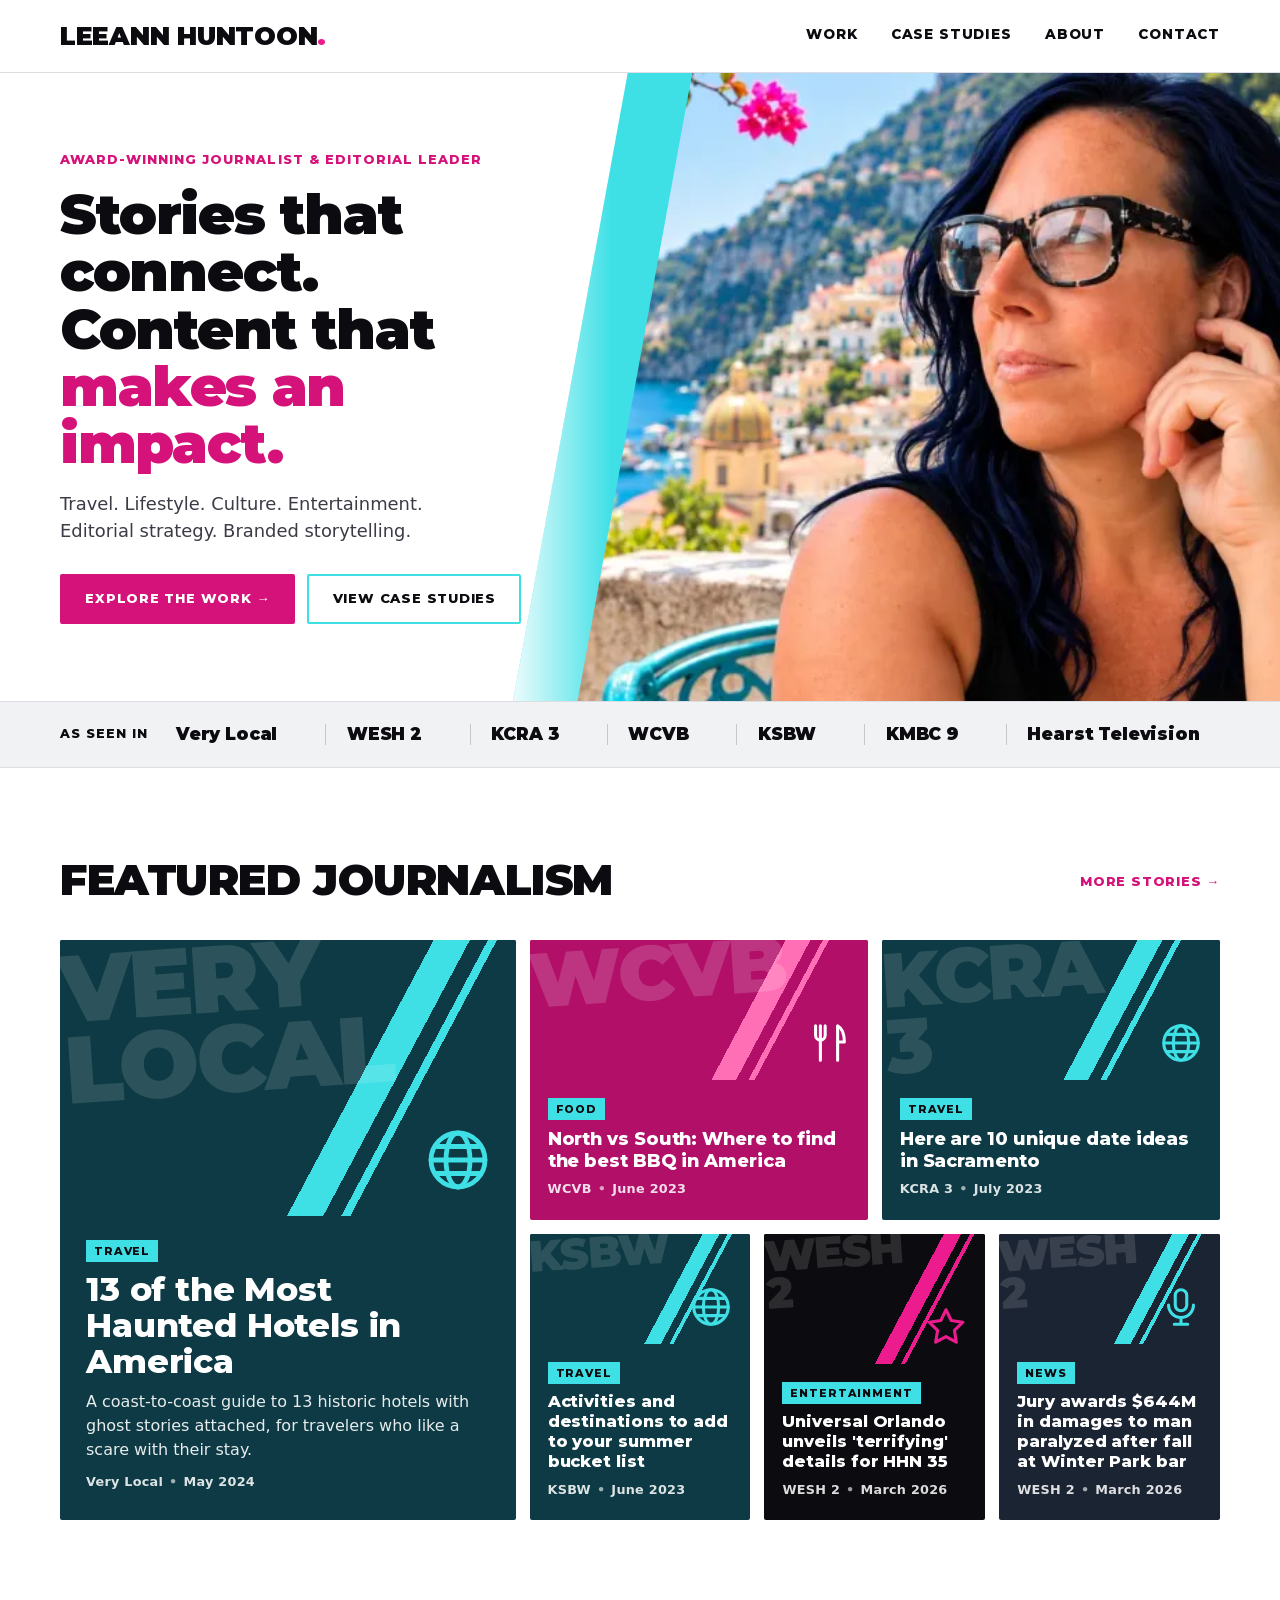
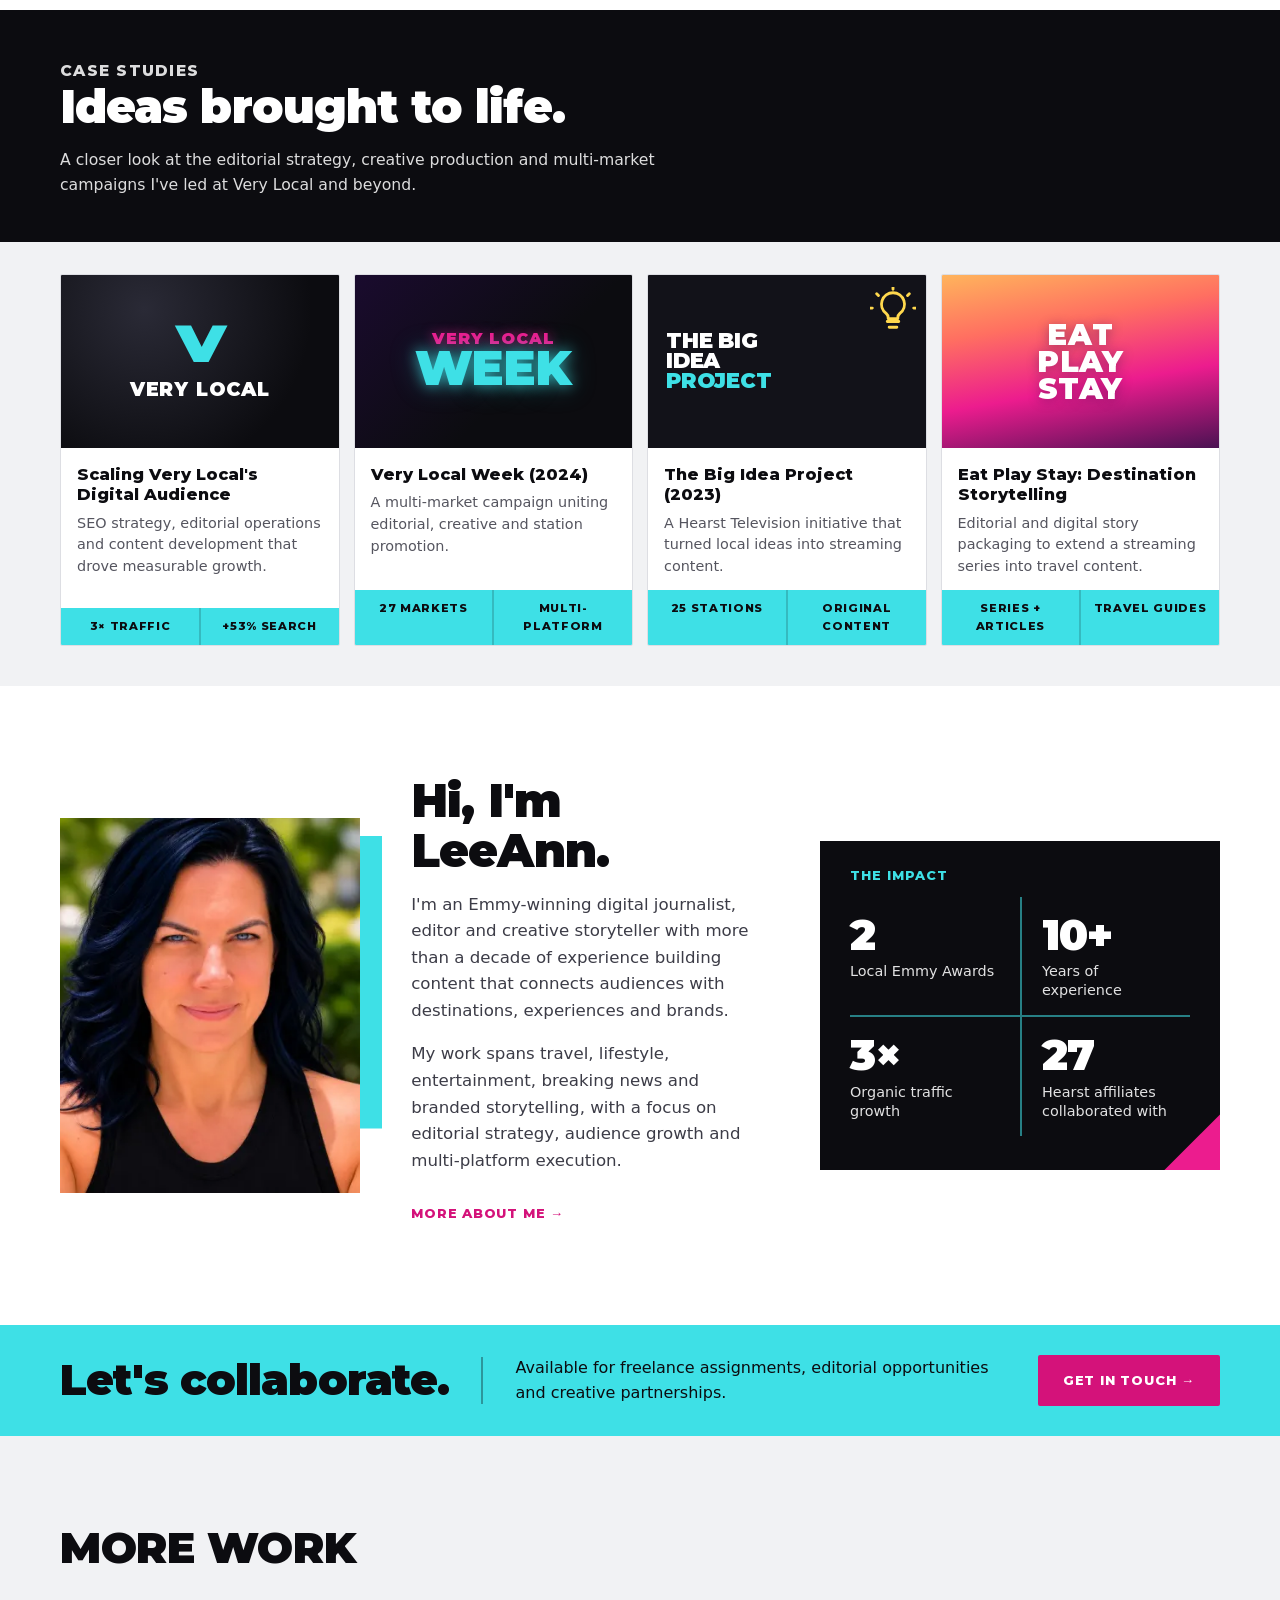
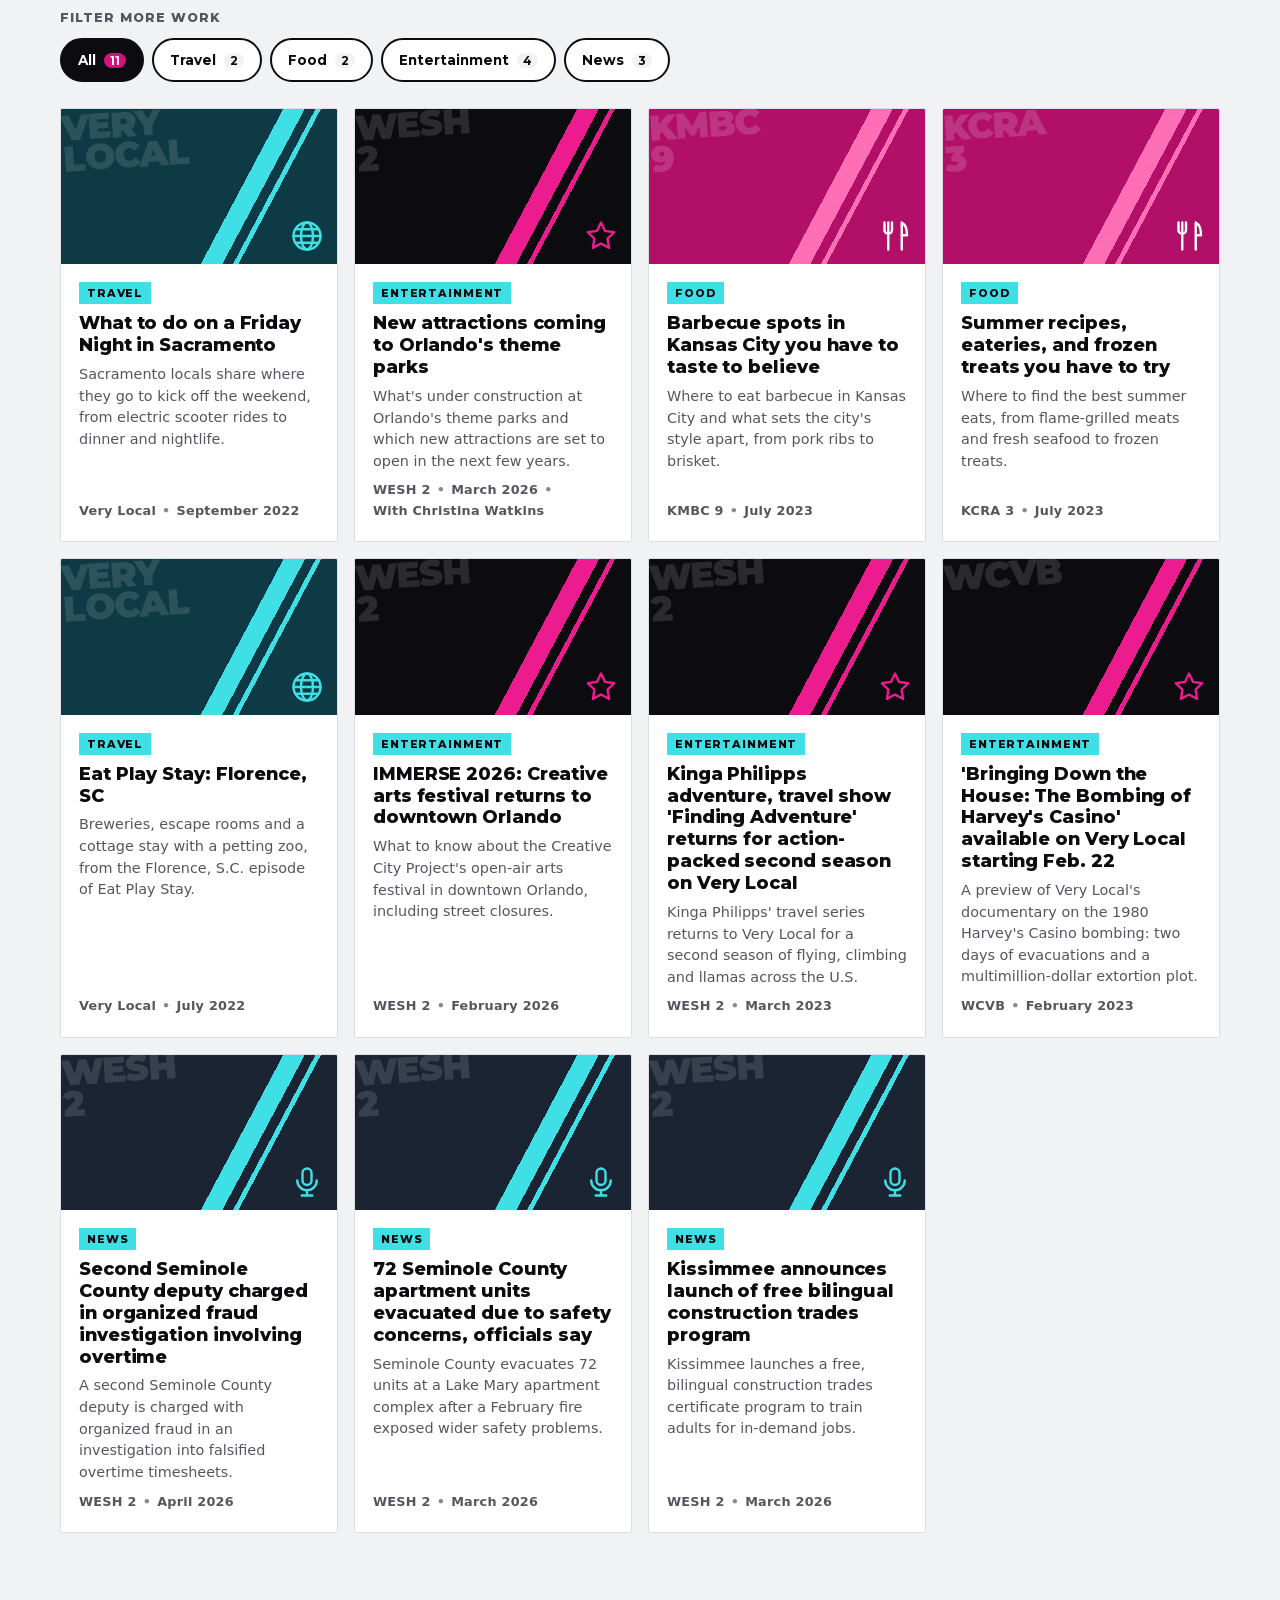
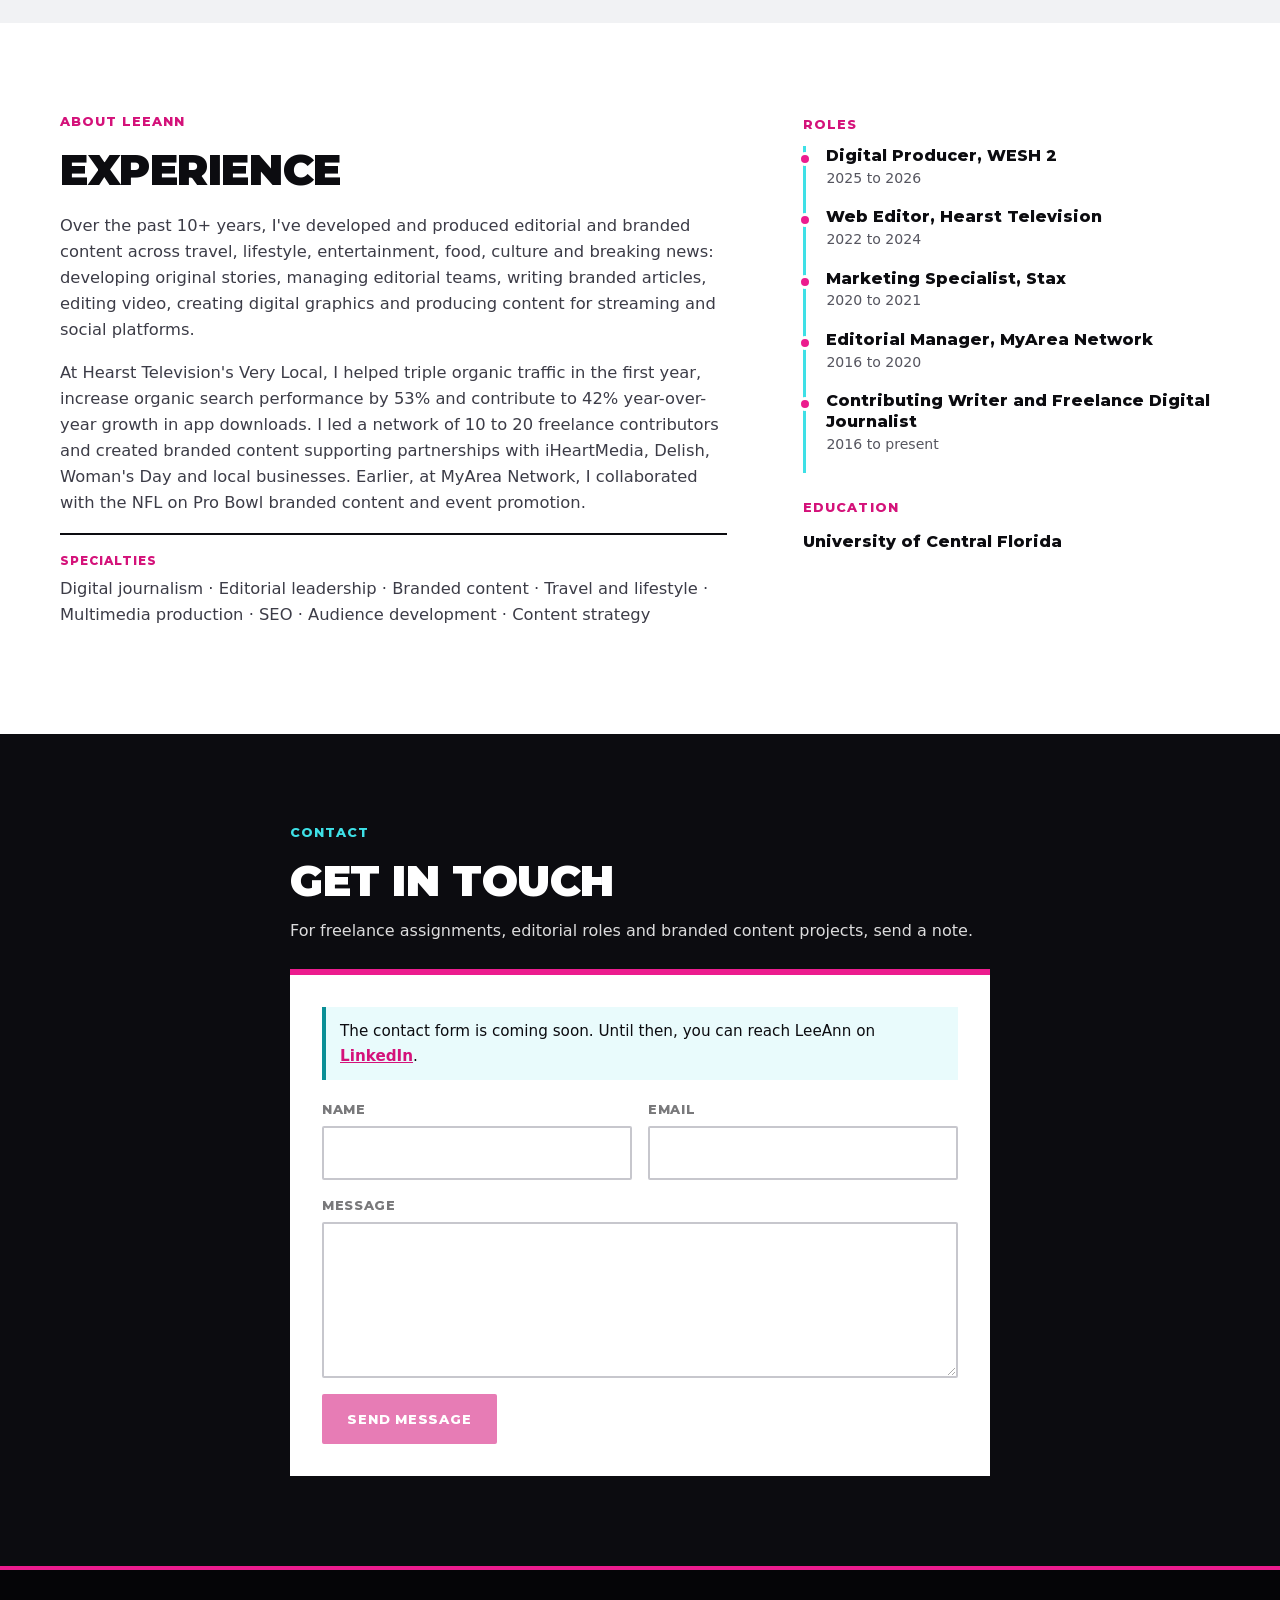
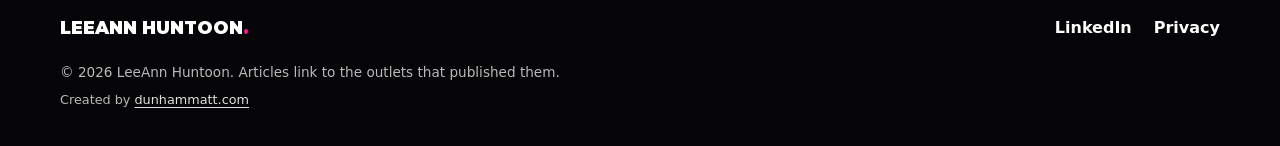
<file: index.html>
<!doctype html>
<html lang="en">
<head>
  <meta charset="utf-8">
  <meta name="viewport" content="width=device-width, initial-scale=1">
  <link rel="canonical" href="https://leeannhuntoon.com/">
  <title>LeeAnn Huntoon | Award-Winning Journalist &amp; Editor, Orlando</title>
  <meta name="description" content="Award-winning Orlando journalist and editor LeeAnn Huntoon: travel, lifestyle, entertainment and news stories for Hearst Television and Very Local.">
  <meta name="color-scheme" content="light">
  <meta name="theme-color" content="#FFFFFF">
  <meta property="og:type" content="website">
  <meta property="og:title" content="LeeAnn Huntoon | Award-Winning Journalist &amp; Editorial Leader">
  <meta property="og:description" content="Stories that connect. Content that makes an impact. Travel, lifestyle, culture, entertainment and branded storytelling.">
  <meta property="og:url" content="https://leeannhuntoon.com/">
  <meta property="og:image" content="https://leeannhuntoon.com/images/og-card.jpg">
  <meta property="og:image:width" content="1200">
  <meta property="og:image:height" content="630">
  <meta property="og:image:alt" content="LeeAnn Huntoon, award-winning journalist and editorial leader">
  <meta name="twitter:card" content="summary_large_image">
  <link rel="icon" href="favicon.svg" type="image/svg+xml">
  <link rel="apple-touch-icon" href="apple-touch-icon.png">
  <link rel="preload" href="fonts/Montserrat-600-900-latin.woff2" as="font" type="font/woff2" crossorigin>
  <link rel="preload" as="image" href="images/leeann-terrace-1280.webp" imagesrcset="images/leeann-terrace-800.webp 800w, images/leeann-terrace-1280.webp 1280w" imagesizes="(max-width: 900px) 100vw, 56vw" fetchpriority="high">
  <link rel="stylesheet" href="fonts/fonts.css?v=2">
  <link rel="stylesheet" href="styles.css?v=4">
  <script type="application/ld+json">
  {
    "@context": "https://schema.org",
    "@type": "Person",
    "name": "LeeAnn Huntoon",
    "alternateName": "LeeAnn M. Huntoon",
    "jobTitle": "Digital Journalist and Editor",
    "image": "https://leeannhuntoon.com/images/leeann-portrait-800.webp",
    "url": "https://leeannhuntoon.com/",
    "address": { "@type": "PostalAddress", "addressLocality": "Orlando", "addressRegion": "FL", "addressCountry": "US" },
    "alumniOf": { "@type": "CollegeOrUniversity", "name": "University of Central Florida" },
    "knowsAbout": ["Digital journalism", "Travel and lifestyle writing", "Branded content", "SEO", "Audience development", "Content strategy", "Multimedia production"],
    "sameAs": ["https://www.linkedin.com/in/leeann-huntoon-2873868/"]
  }
  </script>
</head>
<body>
  <a class="skip-link" href="#main">Skip to content</a>

  <header class="site-header">
    <div class="wrap header-inner">
      <a class="site-name" href="#top">LeeAnn Huntoon<span class="name-dot" aria-hidden="true">.</span></a>
      <nav class="site-nav" aria-label="Site">
        <ul>
          <li><a href="#featured">Work</a></li>
          <li><a href="#case-studies">Case studies</a></li>
          <li><a href="#about">About</a></li>
          <li><a href="#contact">Contact</a></li>
        </ul>
      </nav>
      <div class="header-menu">
        <button class="menu-toggle" id="menu-toggle" type="button" aria-expanded="false" aria-controls="site-menu" aria-label="Open menu">
          <span class="menu-bars" aria-hidden="true"><span></span><span></span><span></span></span>
        </button>
        <nav class="site-menu" id="site-menu" aria-label="Site menu" hidden>
          <ul>
            <li><a href="#featured">Featured journalism</a></li>
            <li><a href="#case-studies">Case studies</a></li>
            <li><a href="#about">About</a></li>
            <li><a href="#more-work">More work</a></li>
            <li><a href="#contact">Contact</a></li>
          </ul>
        </nav>
      </div>
    </div>
  </header>

  <main id="main">
    <section class="hero" id="top" aria-labelledby="hero-title">
      <div class="hero-copy">
        <p class="eyebrow">Award-winning journalist &amp; editorial leader</p>
        <h1 id="hero-title">Stories that connect. Content that <span class="hl">makes an impact.</span></h1>
        <p class="hero-sub">Travel. Lifestyle. Culture. Entertainment.<br>Editorial strategy. Branded storytelling.</p>
        <div class="hero-actions">
          <a class="btn btn-solid" href="#featured">Explore the work <span class="arrow" aria-hidden="true">→</span></a>
          <a class="btn btn-line" href="#case-studies">View case studies</a>
        </div>
      </div>
      <div class="hero-media">
        <img src="images/leeann-terrace-1280.webp" srcset="images/leeann-terrace-800.webp 800w, images/leeann-terrace-1280.webp 1280w" sizes="(max-width: 900px) 100vw, 56vw" width="1280" height="722" alt="LeeAnn Huntoon on a sunny terrace above a coastal town" fetchpriority="high" decoding="async">
      </div>
    </section>

    <section class="outlets" aria-labelledby="outlets-label">
      <div class="wrap outlets-inner">
        <p class="outlets-label" id="outlets-label">As seen in</p>
        <ul class="outlets-list">
          <li>Very Local</li>
          <li>WESH 2</li>
          <li>KCRA 3</li>
          <li>WCVB</li>
          <li>KSBW</li>
          <li>KMBC 9</li>
          <li>Hearst Television</li>
        </ul>
      </div>
    </section>

    <section class="section" id="featured" aria-labelledby="featured-title">
      <div class="wrap">
        <div class="section-head">
          <h2 class="section-title" id="featured-title">Featured journalism</h2>
          <a class="section-link" href="#more-work">More stories <span class="arrow" aria-hidden="true">→</span></a>
        </div>
        <div class="featured-grid">
<!-- CARDS:featured (generated from DOCS/articles.csv by _system/leeann-site-tools/build_cards.py; edit the CSV, not this block) -->
          <article class="card tone-travel card--lead" data-category="travel" data-id="haunted-hotels">
            <div class="card-media card-media--tile" aria-hidden="true"><span class="tile-word">Very Local</span><svg class="tile-icon" viewBox="0 0 24 24" focusable="false"><circle cx="12" cy="12" r="9"/><ellipse cx="12" cy="12" rx="4" ry="9"/><path d="M3 12h18M5 7.5h14M5 16.5h14"/></svg></div>
            <div class="card-body">
              <p class="card-pill">Travel</p>
              <h3 class="card-title"><a href="https://www.verylocal.com/13-most-haunted-hotels-in-america/23394/" target="_blank" rel="noopener">13 of the Most Haunted Hotels in America<span class="sr-only"> (opens in a new tab)</span></a></h3>
              <p class="card-summary">A coast-to-coast guide to 13 historic hotels with ghost stories attached, for travelers who like a scare with their stay.</p>
              <p class="card-meta"><span class="card-outlet">Very Local</span><span class="dot" aria-hidden="true">•</span><time datetime="2024-05-01">May 2024</time></p>
            </div>
          </article>
          <article class="card tone-food" data-category="food" data-id="bbq-north-south">
            <div class="card-media card-media--tile" aria-hidden="true"><span class="tile-word">WCVB</span><svg class="tile-icon" viewBox="0 0 24 24" focusable="false"><path d="M5 3v5a2.5 2.5 0 0 0 5 0V3M7.5 3v18M16.5 21V3c2.6 1.4 3.5 4.6 3.5 8.5h-3.5"/></svg></div>
            <div class="card-body">
              <p class="card-pill">Food</p>
              <h3 class="card-title"><a href="https://www.wcvb.com/article/north-vs-south-where-to-find-the-best-bbq-in-america/44397344" target="_blank" rel="noopener">North vs South: Where to find the best BBQ in America<span class="sr-only"> (opens in a new tab)</span></a></h3>
              <p class="card-summary">A regional tour of American barbecue, from Memphis and Kansas City to Texas, the Carolinas and California, and where to eat each style.</p>
              <p class="card-meta"><span class="card-outlet">WCVB</span><span class="dot" aria-hidden="true">•</span><time datetime="2023-06-30">June 2023</time></p>
            </div>
          </article>
          <article class="card tone-travel" data-category="travel" data-id="date-ideas-sacramento">
            <div class="card-media card-media--tile" aria-hidden="true"><span class="tile-word">KCRA 3</span><svg class="tile-icon" viewBox="0 0 24 24" focusable="false"><circle cx="12" cy="12" r="9"/><ellipse cx="12" cy="12" rx="4" ry="9"/><path d="M3 12h18M5 7.5h14M5 16.5h14"/></svg></div>
            <div class="card-body">
              <p class="card-pill">Travel</p>
              <h3 class="card-title"><a href="https://www.kcra.com/article/unique-date-ideas-sacramento/44614585" target="_blank" rel="noopener">Here are 10 unique date ideas in Sacramento<span class="sr-only"> (opens in a new tab)</span></a></h3>
              <p class="card-summary">Ten ways to plan a date around Sacramento, whether it&#x27;s a first date or something new for a long-time couple.</p>
              <p class="card-meta"><span class="card-outlet">KCRA 3</span><span class="dot" aria-hidden="true">•</span><time datetime="2023-07-21">July 2023</time></p>
            </div>
          </article>
          <article class="card tone-travel" data-category="travel" data-id="summer-bucket-list">
            <div class="card-media card-media--tile" aria-hidden="true"><span class="tile-word">KSBW</span><svg class="tile-icon" viewBox="0 0 24 24" focusable="false"><circle cx="12" cy="12" r="9"/><ellipse cx="12" cy="12" rx="4" ry="9"/><path d="M3 12h18M5 7.5h14M5 16.5h14"/></svg></div>
            <div class="card-body">
              <p class="card-pill">Travel</p>
              <h3 class="card-title"><a href="https://www.ksbw.com/article/activities-and-destinations-to-add-to-your-summer-bucket-list/44372111" target="_blank" rel="noopener">Activities and destinations to add to your summer bucket list<span class="sr-only"> (opens in a new tab)</span></a></h3>
              <p class="card-summary">Very Local&#x27;s summer travel guide: beach getaways, small-town trips, outdoor adventures, water sports and treats.</p>
              <p class="card-meta"><span class="card-outlet">KSBW</span><span class="dot" aria-hidden="true">•</span><time datetime="2023-06-28">June 2023</time></p>
            </div>
          </article>
          <article class="card tone-entertainment" data-category="entertainment" data-id="hhn-35">
            <div class="card-media card-media--tile" aria-hidden="true"><span class="tile-word">WESH 2</span><svg class="tile-icon" viewBox="0 0 24 24" focusable="false"><path d="M12 3l2.7 5.6 6.1.9-4.4 4.3 1 6.1L12 17l-5.4 2.9 1-6.1-4.4-4.3 6.1-.9z"/></svg></div>
            <div class="card-body">
              <p class="card-pill">Entertainment</p>
              <h3 class="card-title"><a href="https://www.wesh.com/article/universal-orlando-unveils-terrifying-details-hhn-35/70810589" target="_blank" rel="noopener">Universal Orlando unveils &#x27;terrifying&#x27; details for HHN 35<span class="sr-only"> (opens in a new tab)</span></a></h3>
              <p class="card-summary">Universal Orlando reveals the theme and first details for the 35th year of Halloween Horror Nights.</p>
              <p class="card-meta"><span class="card-outlet">WESH 2</span><span class="dot" aria-hidden="true">•</span><time datetime="2026-03-21">March 2026</time></p>
            </div>
          </article>
          <article class="card tone-news" data-category="news" data-id="winter-park-verdict">
            <div class="card-media card-media--tile" aria-hidden="true"><span class="tile-word">WESH 2</span><svg class="tile-icon" viewBox="0 0 24 24" focusable="false"><rect x="9" y="3" width="6" height="11" rx="3"/><path d="M5.5 11a6.5 6.5 0 0 0 13 0M12 17.5V21M8.5 21h7"/></svg></div>
            <div class="card-body">
              <p class="card-pill">News</p>
              <h3 class="card-title"><a href="https://www.wesh.com/article/man-paralyzed-winter-park-bar-fall/70729870" target="_blank" rel="noopener">Jury awards $644M in damages to man paralyzed after fall at Winter Park bar<span class="sr-only"> (opens in a new tab)</span></a></h3>
              <p class="card-summary">An Orange County jury awards $644.7 million to a man left a partial quadriplegic after a 2017 fall at a Winter Park bar.</p>
              <p class="card-meta"><span class="card-outlet">WESH 2</span><span class="dot" aria-hidden="true">•</span><time datetime="2026-03-13">March 2026</time></p>
            </div>
          </article>
<!-- /CARDS:featured -->
        </div>
      </div>
    </section>

    <section class="cases" id="case-studies" aria-labelledby="cases-title">
      <div class="cases-intro">
        <p class="eyebrow eyebrow--cyan">Case studies</p>
        <h2 class="cases-title" id="cases-title">Ideas brought to life.</h2>
        <p>A closer look at the editorial strategy, creative production and multi-market campaigns I've led at Very Local and beyond.</p>
      </div>
      <div class="cases-grid">
        <article class="case">
          <div class="case-art case-art--vl" aria-hidden="true"><span class="vl-mark">V</span><span class="vl-word">Very Local</span></div>
          <div class="case-body">
            <h3 class="case-title">Scaling Very Local's Digital Audience</h3>
            <p>SEO strategy, editorial operations and content development that drove measurable growth.</p>
          </div>
          <ul class="case-tags"><li>3× traffic</li><li>+53% search</li></ul>
        </article>
        <article class="case">
          <div class="case-art case-art--week" aria-hidden="true"><span class="week-top">Very Local</span><span class="week-big">Week</span></div>
          <div class="case-body">
            <h3 class="case-title">Very Local Week (2024)</h3>
            <p>A multi-market campaign uniting editorial, creative and station promotion.</p>
          </div>
          <ul class="case-tags"><li>27 markets</li><li>Multi-platform</li></ul>
        </article>
        <article class="case">
          <div class="case-art case-art--idea" aria-hidden="true">
            <span class="idea-word">The Big Idea <span>Project</span></span>
            <svg class="idea-bulb" viewBox="0 0 24 24" focusable="false"><path d="M9 18h6M10 21h4M12 3a6 6 0 0 0-3.6 10.8c.7.6 1.1 1.4 1.1 2.2v.5h5V16c0-.8.4-1.6 1.1-2.2A6 6 0 0 0 12 3z"/><path d="M12 0v1.2M3.5 3.5l.9.9M20.5 3.5l-.9.9M0 11h1.2M22.8 11H24"/></svg>
          </div>
          <div class="case-body">
            <h3 class="case-title">The Big Idea Project (2023)</h3>
            <p>A Hearst Television initiative that turned local ideas into streaming content.</p>
          </div>
          <ul class="case-tags"><li>25 stations</li><li>Original content</li></ul>
        </article>
        <article class="case">
          <div class="case-art case-art--eps" aria-hidden="true"><span class="eps-word">Eat<br>Play<br>Stay</span></div>
          <div class="case-body">
            <h3 class="case-title">Eat Play Stay: Destination Storytelling</h3>
            <p>Editorial and digital story packaging to extend a streaming series into travel content.</p>
          </div>
          <ul class="case-tags"><li>Series + articles</li><li>Travel guides</li></ul>
        </article>
      </div>
    </section>

    <section class="hello" id="about" aria-labelledby="hello-title">
      <div class="wrap hello-grid">
        <figure class="hello-photo">
          <img src="images/leeann-portrait-800.webp" srcset="images/leeann-portrait-480.webp 480w, images/leeann-portrait-800.webp 800w" sizes="(max-width: 700px) 80vw, 340px" width="800" height="731" alt="Portrait of LeeAnn Huntoon" loading="lazy" decoding="async">
        </figure>
        <div class="hello-copy">
          <h2 class="hello-title" id="hello-title">Hi, I'm LeeAnn.</h2>
          <p>I'm an Emmy-winning digital journalist, editor and creative storyteller with more than a decade of experience building content that connects audiences with destinations, experiences and brands.</p>
          <p>My work spans travel, lifestyle, entertainment, breaking news and branded storytelling, with a focus on editorial strategy, audience growth and multi-platform execution.</p>
          <a class="text-link" href="#experience">More about me <span class="arrow" aria-hidden="true">→</span></a>
        </div>
        <aside class="impact" aria-labelledby="impact-title">
          <h3 class="impact-title" id="impact-title">The impact</h3>
          <ul class="impact-grid">
            <li><span class="num">2</span><span class="lbl">Local Emmy Awards</span></li>
            <li><span class="num">10+</span><span class="lbl">Years of experience</span></li>
            <li><span class="num">3×</span><span class="lbl">Organic traffic growth</span></li>
            <li><span class="num">27</span><span class="lbl">Hearst affiliates collaborated with</span></li>
          </ul>
        </aside>
      </div>
    </section>

    <section class="cta-band" aria-labelledby="cta-title">
      <div class="wrap cta-inner">
        <h2 class="cta-title" id="cta-title">Let's collaborate.</h2>
        <p class="cta-text">Available for freelance assignments, editorial opportunities and creative partnerships.</p>
        <a class="btn btn-solid" href="#contact">Get in touch <span class="arrow" aria-hidden="true">→</span></a>
      </div>
    </section>

    <section class="section section--band" id="more-work" aria-labelledby="more-title">
      <div class="wrap">
        <div class="section-head">
          <h2 class="section-title" id="more-title">More work</h2>
        </div>
        <div class="filter" role="group" aria-labelledby="filter-label">
          <p class="filter-label" id="filter-label">Filter more work</p>
          <div class="filter-buttons">
            <button class="filter-btn" type="button" data-filter="all" data-label="all categories" aria-pressed="true">All <span class="count"></span></button>
            <button class="filter-btn" type="button" data-filter="travel" data-label="Travel" aria-pressed="false">Travel <span class="count"></span></button>
            <button class="filter-btn" type="button" data-filter="food" data-label="Food" aria-pressed="false">Food <span class="count"></span></button>
            <button class="filter-btn" type="button" data-filter="entertainment" data-label="Entertainment" aria-pressed="false">Entertainment <span class="count"></span></button>
            <button class="filter-btn" type="button" data-filter="news" data-label="News" aria-pressed="false">News <span class="count"></span></button>
          </div>
          <p class="sr-only" id="filter-status" role="status" aria-live="polite"></p>
        </div>
        <div class="more-grid" id="more-grid">
<!-- CARDS:more (generated from DOCS/articles.csv by _system/leeann-site-tools/build_cards.py; edit the CSV, not this block) -->
          <article class="card tone-travel" data-category="travel" data-id="friday-night-sacramento">
            <div class="card-media card-media--tile" aria-hidden="true"><span class="tile-word">Very Local</span><svg class="tile-icon" viewBox="0 0 24 24" focusable="false"><circle cx="12" cy="12" r="9"/><ellipse cx="12" cy="12" rx="4" ry="9"/><path d="M3 12h18M5 7.5h14M5 16.5h14"/></svg></div>
            <div class="card-body">
              <p class="card-pill">Travel</p>
              <h3 class="card-title"><a href="https://www.verylocal.com/what-to-do-on-a-friday-night-in-sacramento/23312/" target="_blank" rel="noopener">What to do on a Friday Night in Sacramento<span class="sr-only"> (opens in a new tab)</span></a></h3>
              <p class="card-summary">Sacramento locals share where they go to kick off the weekend, from electric scooter rides to dinner and nightlife.</p>
              <p class="card-meta"><span class="card-outlet">Very Local</span><span class="dot" aria-hidden="true">•</span><time datetime="2022-09-13">September 2022</time></p>
            </div>
          </article>
          <article class="card tone-entertainment" data-category="entertainment" data-id="orlando-theme-parks">
            <div class="card-media card-media--tile" aria-hidden="true"><span class="tile-word">WESH 2</span><svg class="tile-icon" viewBox="0 0 24 24" focusable="false"><path d="M12 3l2.7 5.6 6.1.9-4.4 4.3 1 6.1L12 17l-5.4 2.9 1-6.1-4.4-4.3 6.1-.9z"/></svg></div>
            <div class="card-body">
              <p class="card-pill">Entertainment</p>
              <h3 class="card-title"><a href="https://www.wesh.com/article/new-attractions-orlando-theme-parks-seaworld-disney-world-universal/70739820" target="_blank" rel="noopener">New attractions coming to Orlando&#x27;s theme parks<span class="sr-only"> (opens in a new tab)</span></a></h3>
              <p class="card-summary">What&#x27;s under construction at Orlando&#x27;s theme parks and which new attractions are set to open in the next few years.</p>
              <p class="card-meta"><span class="card-outlet">WESH 2</span><span class="dot" aria-hidden="true">•</span><time datetime="2026-03-13">March 2026</time><span class="dot" aria-hidden="true">•</span><span>With Christina Watkins</span></p>
            </div>
          </article>
          <article class="card tone-food" data-category="food" data-id="kansas-city-bbq">
            <div class="card-media card-media--tile" aria-hidden="true"><span class="tile-word">KMBC 9</span><svg class="tile-icon" viewBox="0 0 24 24" focusable="false"><path d="M5 3v5a2.5 2.5 0 0 0 5 0V3M7.5 3v18M16.5 21V3c2.6 1.4 3.5 4.6 3.5 8.5h-3.5"/></svg></div>
            <div class="card-body">
              <p class="card-pill">Food</p>
              <h3 class="card-title"><a href="https://www.kmbc.com/article/barbecue-spots-in-kansas-city-you-have-to-taste-to-believe/44535920" target="_blank" rel="noopener">Barbecue spots in Kansas City you have to taste to believe<span class="sr-only"> (opens in a new tab)</span></a></h3>
              <p class="card-summary">Where to eat barbecue in Kansas City and what sets the city&#x27;s style apart, from pork ribs to brisket.</p>
              <p class="card-meta"><span class="card-outlet">KMBC 9</span><span class="dot" aria-hidden="true">•</span><time datetime="2023-07-13">July 2023</time></p>
            </div>
          </article>
          <article class="card tone-food" data-category="food" data-id="summer-eats">
            <div class="card-media card-media--tile" aria-hidden="true"><span class="tile-word">KCRA 3</span><svg class="tile-icon" viewBox="0 0 24 24" focusable="false"><path d="M5 3v5a2.5 2.5 0 0 0 5 0V3M7.5 3v18M16.5 21V3c2.6 1.4 3.5 4.6 3.5 8.5h-3.5"/></svg></div>
            <div class="card-body">
              <p class="card-pill">Food</p>
              <h3 class="card-title"><a href="https://www.kcra.com/article/summer-recipes-eateries-and-frozen-treats-you-have-to-try/44552031" target="_blank" rel="noopener">Summer recipes, eateries, and frozen treats you have to try<span class="sr-only"> (opens in a new tab)</span></a></h3>
              <p class="card-summary">Where to find the best summer eats, from flame-grilled meats and fresh seafood to frozen treats.</p>
              <p class="card-meta"><span class="card-outlet">KCRA 3</span><span class="dot" aria-hidden="true">•</span><time datetime="2023-07-16">July 2023</time></p>
            </div>
          </article>
          <article class="card tone-travel" data-category="travel" data-id="eat-play-stay-florence">
            <div class="card-media card-media--tile" aria-hidden="true"><span class="tile-word">Very Local</span><svg class="tile-icon" viewBox="0 0 24 24" focusable="false"><circle cx="12" cy="12" r="9"/><ellipse cx="12" cy="12" rx="4" ry="9"/><path d="M3 12h18M5 7.5h14M5 16.5h14"/></svg></div>
            <div class="card-body">
              <p class="card-pill">Travel</p>
              <h3 class="card-title"><a href="https://www.verylocal.com/eat-play-stay-greenville-florence-sc/22649/" target="_blank" rel="noopener">Eat Play Stay: Florence, SC<span class="sr-only"> (opens in a new tab)</span></a></h3>
              <p class="card-summary">Breweries, escape rooms and a cottage stay with a petting zoo, from the Florence, S.C. episode of Eat Play Stay.</p>
              <p class="card-meta"><span class="card-outlet">Very Local</span><span class="dot" aria-hidden="true">•</span><time datetime="2022-07-25">July 2022</time></p>
            </div>
          </article>
          <article class="card tone-entertainment" data-category="entertainment" data-id="immerse-2026">
            <div class="card-media card-media--tile" aria-hidden="true"><span class="tile-word">WESH 2</span><svg class="tile-icon" viewBox="0 0 24 24" focusable="false"><path d="M12 3l2.7 5.6 6.1.9-4.4 4.3 1 6.1L12 17l-5.4 2.9 1-6.1-4.4-4.3 6.1-.9z"/></svg></div>
            <div class="card-body">
              <p class="card-pill">Entertainment</p>
              <h3 class="card-title"><a href="https://www.wesh.com/article/immerse-2026-creative-arts-festival-downtown-orlando/70409346" target="_blank" rel="noopener">IMMERSE 2026: Creative arts festival returns to downtown Orlando<span class="sr-only"> (opens in a new tab)</span></a></h3>
              <p class="card-summary">What to know about the Creative City Project&#x27;s open-air arts festival in downtown Orlando, including street closures.</p>
              <p class="card-meta"><span class="card-outlet">WESH 2</span><span class="dot" aria-hidden="true">•</span><time datetime="2026-02-19">February 2026</time></p>
            </div>
          </article>
          <article class="card tone-entertainment" data-category="entertainment" data-id="finding-adventure">
            <div class="card-media card-media--tile" aria-hidden="true"><span class="tile-word">WESH 2</span><svg class="tile-icon" viewBox="0 0 24 24" focusable="false"><path d="M12 3l2.7 5.6 6.1.9-4.4 4.3 1 6.1L12 17l-5.4 2.9 1-6.1-4.4-4.3 6.1-.9z"/></svg></div>
            <div class="card-body">
              <p class="card-pill">Entertainment</p>
              <h3 class="card-title"><a href="https://www.wesh.com/article/finding-adventure-second-season-very-local/43215734" target="_blank" rel="noopener">Kinga Philipps adventure, travel show &#x27;Finding Adventure&#x27; returns for action-packed second season on Very Local<span class="sr-only"> (opens in a new tab)</span></a></h3>
              <p class="card-summary">Kinga Philipps&#x27; travel series returns to Very Local for a second season of flying, climbing and llamas across the U.S.</p>
              <p class="card-meta"><span class="card-outlet">WESH 2</span><span class="dot" aria-hidden="true">•</span><time datetime="2023-03-06">March 2023</time></p>
            </div>
          </article>
          <article class="card tone-entertainment" data-category="entertainment" data-id="harveys-casino">
            <div class="card-media card-media--tile" aria-hidden="true"><span class="tile-word">WCVB</span><svg class="tile-icon" viewBox="0 0 24 24" focusable="false"><path d="M12 3l2.7 5.6 6.1.9-4.4 4.3 1 6.1L12 17l-5.4 2.9 1-6.1-4.4-4.3 6.1-.9z"/></svg></div>
            <div class="card-body">
              <p class="card-pill">Entertainment</p>
              <h3 class="card-title"><a href="https://www.wcvb.com/article/stream-bringing-down-the-house-the-bombing-of-harveys-casino-very-local/43013248" target="_blank" rel="noopener">&#x27;Bringing Down the House: The Bombing of Harvey&#x27;s Casino&#x27; available on Very Local starting Feb. 22<span class="sr-only"> (opens in a new tab)</span></a></h3>
              <p class="card-summary">A preview of Very Local&#x27;s documentary on the 1980 Harvey&#x27;s Casino bombing: two days of evacuations and a multimillion-dollar extortion plot.</p>
              <p class="card-meta"><span class="card-outlet">WCVB</span><span class="dot" aria-hidden="true">•</span><time datetime="2023-02-22">February 2023</time></p>
            </div>
          </article>
          <article class="card tone-news" data-category="news" data-id="seminole-deputy-fraud">
            <div class="card-media card-media--tile" aria-hidden="true"><span class="tile-word">WESH 2</span><svg class="tile-icon" viewBox="0 0 24 24" focusable="false"><rect x="9" y="3" width="6" height="11" rx="3"/><path d="M5.5 11a6.5 6.5 0 0 0 13 0M12 17.5V21M8.5 21h7"/></svg></div>
            <div class="card-body">
              <p class="card-pill">News</p>
              <h3 class="card-title"><a href="https://www.wesh.com/article/second-seminole-county-deputy-charged-organized-fraud-investigation-overtime/71032101" target="_blank" rel="noopener">Second Seminole County deputy charged in organized fraud investigation involving overtime<span class="sr-only"> (opens in a new tab)</span></a></h3>
              <p class="card-summary">A second Seminole County deputy is charged with organized fraud in an investigation into falsified overtime timesheets.</p>
              <p class="card-meta"><span class="card-outlet">WESH 2</span><span class="dot" aria-hidden="true">•</span><time datetime="2026-04-15">April 2026</time></p>
            </div>
          </article>
          <article class="card tone-news" data-category="news" data-id="seminole-apartments">
            <div class="card-media card-media--tile" aria-hidden="true"><span class="tile-word">WESH 2</span><svg class="tile-icon" viewBox="0 0 24 24" focusable="false"><rect x="9" y="3" width="6" height="11" rx="3"/><path d="M5.5 11a6.5 6.5 0 0 0 13 0M12 17.5V21M8.5 21h7"/></svg></div>
            <div class="card-body">
              <p class="card-pill">News</p>
              <h3 class="card-title"><a href="https://www.wesh.com/article/72-units-evacuated-seminole-county-apartment-complex-safety-concerns/70839281" target="_blank" rel="noopener">72 Seminole County apartment units evacuated due to safety concerns, officials say<span class="sr-only"> (opens in a new tab)</span></a></h3>
              <p class="card-summary">Seminole County evacuates 72 units at a Lake Mary apartment complex after a February fire exposed wider safety problems.</p>
              <p class="card-meta"><span class="card-outlet">WESH 2</span><span class="dot" aria-hidden="true">•</span><time datetime="2026-03-25">March 2026</time></p>
            </div>
          </article>
          <article class="card tone-news" data-category="news" data-id="kissimmee-trades">
            <div class="card-media card-media--tile" aria-hidden="true"><span class="tile-word">WESH 2</span><svg class="tile-icon" viewBox="0 0 24 24" focusable="false"><rect x="9" y="3" width="6" height="11" rx="3"/><path d="M5.5 11a6.5 6.5 0 0 0 13 0M12 17.5V21M8.5 21h7"/></svg></div>
            <div class="card-body">
              <p class="card-pill">News</p>
              <h3 class="card-title"><a href="https://www.wesh.com/article/kissimmee-free-bilingual-construction-trades-program/70726265" target="_blank" rel="noopener">Kissimmee announces launch of free bilingual construction trades program<span class="sr-only"> (opens in a new tab)</span></a></h3>
              <p class="card-summary">Kissimmee launches a free, bilingual construction trades certificate program to train adults for in-demand jobs.</p>
              <p class="card-meta"><span class="card-outlet">WESH 2</span><span class="dot" aria-hidden="true">•</span><time datetime="2026-03-12">March 2026</time></p>
            </div>
          </article>
<!-- /CARDS:more -->
        </div>
      </div>
    </section>

    <section class="section" id="experience" aria-labelledby="experience-title">
      <div class="wrap exp-grid">
        <div class="exp-copy">
          <p class="eyebrow">About LeeAnn</p>
          <h2 class="section-title" id="experience-title">Experience</h2>
          <p>Over the past 10+ years, I've developed and produced editorial and branded content across travel, lifestyle, entertainment, food, culture and breaking news: developing original stories, managing editorial teams, writing branded articles, editing video, creating digital graphics and producing content for streaming and social platforms.</p>
          <p>At Hearst Television's Very Local, I helped triple organic traffic in the first year, increase organic search performance by 53% and contribute to 42% year-over-year growth in app downloads. I led a network of 10 to 20 freelance contributors and created branded content supporting partnerships with iHeartMedia, Delish, Woman's Day and local businesses. Earlier, at MyArea Network, I collaborated with the NFL on Pro Bowl branded content and event promotion.</p>
          <p class="specialties"><span class="specialties-label">Specialties</span> Digital journalism · Editorial leadership · Branded content · Travel and lifestyle · Multimedia production · SEO · Audience development · Content strategy</p>
        </div>
        <div class="exp-side">
          <h3 class="side-title">Roles</h3>
          <ul class="timeline">
            <li><span class="role">Digital Producer, WESH 2</span><span class="years">2025 to 2026</span></li>
            <li><span class="role">Web Editor, Hearst Television</span><span class="years">2022 to 2024</span></li>
            <li><span class="role">Marketing Specialist, Stax</span><span class="years">2020 to 2021</span></li>
            <li><span class="role">Editorial Manager, MyArea Network</span><span class="years">2016 to 2020</span></li>
            <li><span class="role">Contributing Writer and Freelance Digital Journalist</span><span class="years">2016 to present</span></li>
          </ul>
          <h3 class="side-title">Education</h3>
          <p class="education">University of Central Florida</p>
        </div>
      </div>
    </section>

    <section class="section section--ink" id="contact" aria-labelledby="contact-title">
      <div class="wrap contact-wrap">
        <p class="eyebrow eyebrow--cyan">Contact</p>
        <h2 class="section-title" id="contact-title">Get in touch</h2>
        <p class="contact-lede">For freelance assignments, editorial roles and branded content projects, send a note.</p>

        <!-- Contact form, two states.
             REVIEW (now): data-state="review" + <fieldset disabled>, so nothing can be sent.
             LIVE (at launch): set data-state="live", remove "disabled" from the fieldset, put LeeAnn's
             Web3Forms key in access_key, fill the redirect URL, and delete the review note. -->
        <form class="contact-form" id="contact-form" method="POST" action="https://api.web3forms.com/submit" data-state="review" novalidate>
          <p class="form-review-note" id="form-review-note">The contact form is coming soon. Until then, you can reach LeeAnn on <a href="https://www.linkedin.com/in/leeann-huntoon-2873868/" target="_blank" rel="noopener">LinkedIn<span class="sr-only"> (opens in a new tab)</span></a>.</p>
          <fieldset disabled>
            <legend class="sr-only">Send LeeAnn a message</legend>
            <input type="hidden" name="access_key" value="">
            <input type="hidden" name="subject" value="New inquiry from LeeAnn Huntoon's website">
            <input type="hidden" name="from_name" value="LeeAnn Huntoon website">
            <input type="hidden" name="redirect" value="">
            <input type="checkbox" name="botcheck" class="botcheck" tabindex="-1" autocomplete="off" aria-hidden="true">
            <div class="form-row">
              <div class="form-field">
                <label for="cf-name">Name</label>
                <input id="cf-name" name="name" type="text" required autocomplete="name">
              </div>
              <div class="form-field">
                <label for="cf-email">Email</label>
                <input id="cf-email" name="email" type="email" required autocomplete="email" inputmode="email" spellcheck="false">
              </div>
            </div>
            <div class="form-field">
              <label for="cf-message">Message</label>
              <textarea id="cf-message" name="message" rows="5" required></textarea>
            </div>
            <button class="btn btn-solid" id="submit-btn" type="submit">Send message</button>
          </fieldset>
          <div class="form-error" id="form-error" role="alert" hidden>Sorry, your message didn't go through. Please try again in a moment, or reach LeeAnn on <a href="https://www.linkedin.com/in/leeann-huntoon-2873868/" target="_blank" rel="noopener">LinkedIn<span class="sr-only"> (opens in a new tab)</span></a>.</div>
        </form>
        <div class="form-success" id="contact-success" tabindex="-1" hidden>
          <p class="form-success-title">Thanks, your message is on its way.</p>
          <p>LeeAnn will get back to you soon.</p>
        </div>
        <p class="sr-only" id="form-status" role="status" aria-live="polite"></p>
      </div>
    </section>
  </main>

  <footer class="site-footer">
    <div class="wrap footer-inner">
      <p class="footer-name">LeeAnn Huntoon<span class="name-dot" aria-hidden="true">.</span></p>
      <ul class="footer-links">
        <li><a href="https://www.linkedin.com/in/leeann-huntoon-2873868/" target="_blank" rel="noopener">LinkedIn<span class="sr-only"> (opens in a new tab)</span></a></li>
        <li><a href="privacy.html">Privacy</a></li>
      </ul>
      <p class="footer-note">© 2026 LeeAnn Huntoon. Articles link to the outlets that published them.</p>
      <p class="footer-credit">Created by <a href="https://dunhammatt.com/" target="_blank" rel="noopener">dunhammatt.com<span class="sr-only"> (opens in a new tab)</span></a></p>
    </div>
  </footer>

  <script src="main.js?v=3" defer></script>
</body>
</html>
</file>
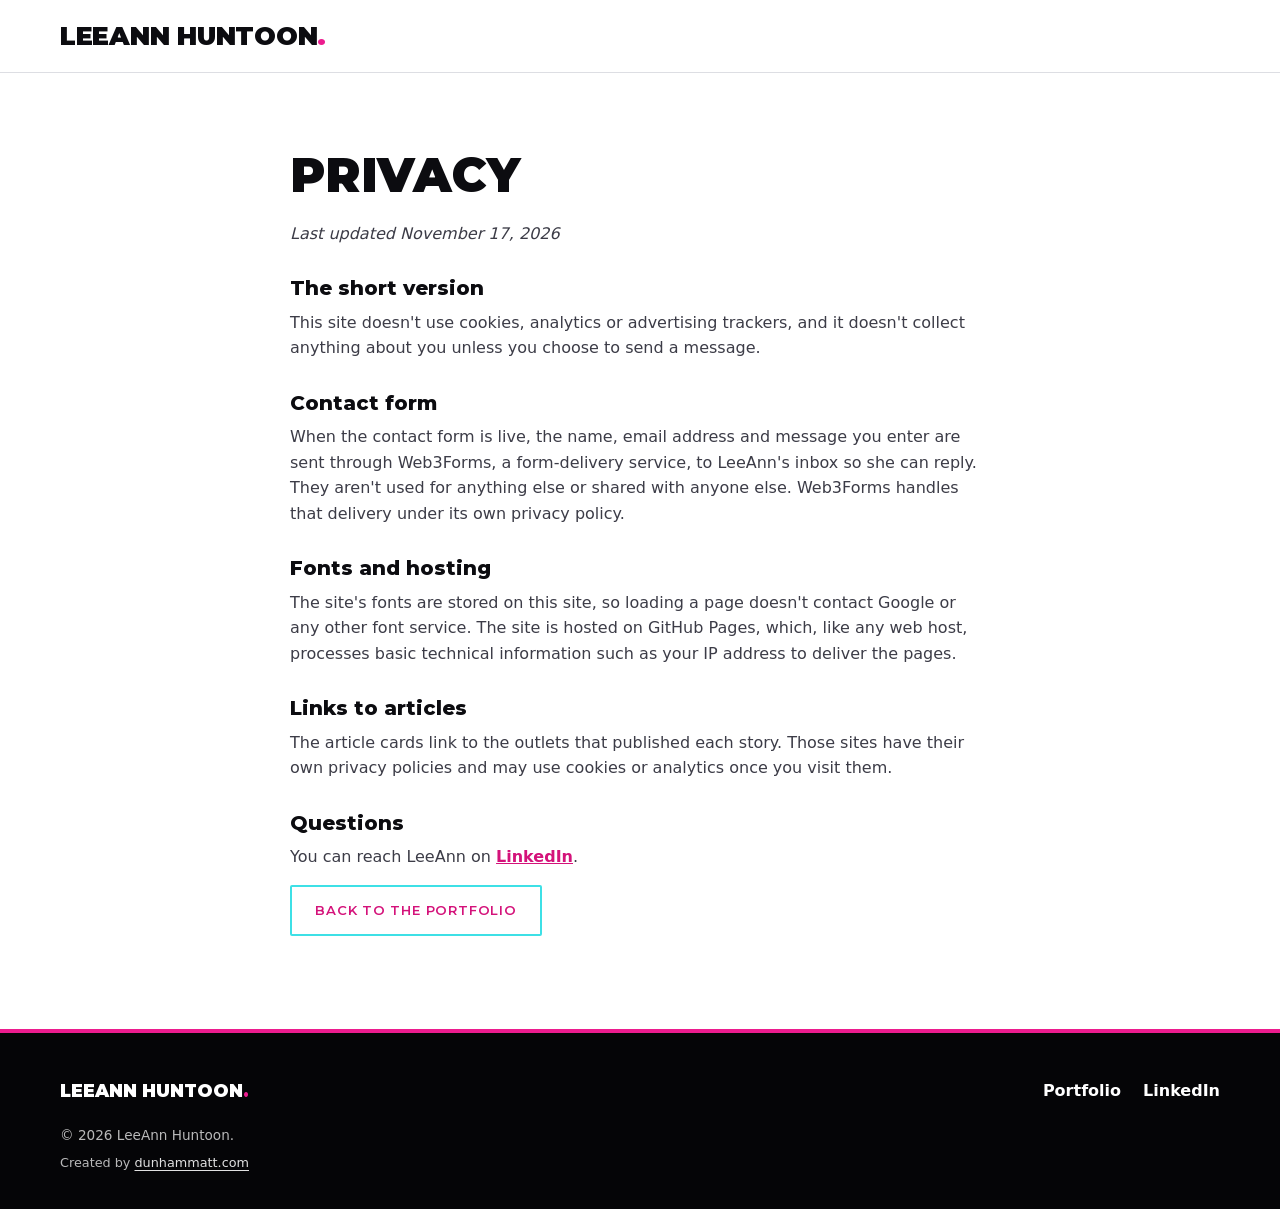
<file: privacy.html>
<!doctype html>
<html lang="en">
<head>
  <meta charset="utf-8">
  <meta name="viewport" content="width=device-width, initial-scale=1">
  <link rel="canonical" href="https://leeannhuntoon.com/privacy.html">
  <title>Privacy | LeeAnn Huntoon</title>
  <meta name="description" content="How LeeAnn Huntoon's portfolio site handles your information.">
  <meta name="color-scheme" content="light">
  <meta name="theme-color" content="#FFFFFF">
  <link rel="icon" href="favicon.svg" type="image/svg+xml">
  <link rel="stylesheet" href="fonts/fonts.css?v=2">
  <link rel="stylesheet" href="styles.css?v=4">
</head>
<body>
  <a class="skip-link" href="#main">Skip to content</a>
  <header class="site-header">
    <div class="wrap header-inner">
      <a class="site-name" href="./">LeeAnn Huntoon<span class="name-dot" aria-hidden="true">.</span></a>
    </div>
  </header>

  <main id="main" class="page">
    <div class="wrap">
      <h1>Privacy</h1>
      <p><em>Last updated November 17, 2026</em></p>

      <h2>The short version</h2>
      <p>This site doesn't use cookies, analytics or advertising trackers, and it doesn't collect anything about you unless you choose to send a message.</p>

      <h2>Contact form</h2>
      <p>When the contact form is live, the name, email address and message you enter are sent through Web3Forms, a form-delivery service, to LeeAnn's inbox so she can reply. They aren't used for anything else or shared with anyone else. Web3Forms handles that delivery under its own privacy policy.</p>

      <h2>Fonts and hosting</h2>
      <p>The site's fonts are stored on this site, so loading a page doesn't contact Google or any other font service. The site is hosted on GitHub Pages, which, like any web host, processes basic technical information such as your IP address to deliver the pages.</p>

      <h2>Links to articles</h2>
      <p>The article cards link to the outlets that published each story. Those sites have their own privacy policies and may use cookies or analytics once you visit them.</p>

      <h2>Questions</h2>
      <p>You can reach LeeAnn on <a href="https://www.linkedin.com/in/leeann-huntoon-2873868/" target="_blank" rel="noopener">LinkedIn<span class="sr-only"> (opens in a new tab)</span></a>.</p>

      <p><a class="btn btn-line" href="./">Back to the portfolio</a></p>
    </div>
  </main>

  <footer class="site-footer">
    <div class="wrap footer-inner">
      <p class="footer-name">LeeAnn Huntoon<span class="name-dot" aria-hidden="true">.</span></p>
      <ul class="footer-links">
        <li><a href="./">Portfolio</a></li>
        <li><a href="https://www.linkedin.com/in/leeann-huntoon-2873868/" target="_blank" rel="noopener">LinkedIn<span class="sr-only"> (opens in a new tab)</span></a></li>
      </ul>
      <p class="footer-note">© 2026 LeeAnn Huntoon.</p>
      <p class="footer-credit">Created by <a href="https://dunhammatt.com/" target="_blank" rel="noopener">dunhammatt.com<span class="sr-only"> (opens in a new tab)</span></a></p>
    </div>
  </footer>
</body>
</html>
</file>
<file: fonts/fonts.css>
/* Self-hosted Google Fonts: Montserrat (variable, weights 600-900), latin + latin-ext only. Fetched 2026-11-17.
   Body text uses the system sans stack (no download). */
/* latin-ext */
@font-face {
  font-family: 'Montserrat';
  font-style: normal;
  font-weight: 600 900;
  font-display: swap;
  src: url(Montserrat-600-900-latin-ext.woff2) format('woff2');
  unicode-range: U+0100-02BA, U+02BD-02C5, U+02C7-02CC, U+02CE-02D7, U+02DD-02FF, U+0304, U+0308, U+0329, U+1D00-1DBF, U+1E00-1E9F, U+1EF2-1EFF, U+2020, U+20A0-20AB, U+20AD-20C4, U+2113, U+2C60-2C7F, U+A720-A7FF;
}
/* latin */
@font-face {
  font-family: 'Montserrat';
  font-style: normal;
  font-weight: 600 900;
  font-display: swap;
  src: url(Montserrat-600-900-latin.woff2) format('woff2');
  unicode-range: U+0000-00FF, U+0131, U+0152-0153, U+02BB-02BC, U+02C6, U+02DA, U+02DC, U+0304, U+0308, U+0329, U+2000-206F, U+20AC, U+2122, U+2191, U+2193, U+2212, U+2215, U+FEFF, U+FFFD;
}
</file>
<file: styles.css>
/* LeeAnn Huntoon portfolio, round 2 (2026-11-17): bold editorial look from LeeAnn's layout example.
   Magenta + cyan on ink and white. Headings: Montserrat (self-hosted). Body: system sans.
   Bump ?v= in the HTML after any change (GitHub Pages caches ~10 min). */

:root {
  --ink: #0C0C10;
  --ink-2: #1A1A22;
  --ink-soft: #3C3C47;
  --muted: #55555F;
  --white: #FFFFFF;
  --band: #F1F2F4;
  --line: #DDDEE3;
  --magenta: #D4127A;      /* text + buttons: 5.0:1 on white */
  --magenta-dark: #AD0E63;
  --magenta-hot: #EC1C8E;  /* decorative fills only */
  --cyan: #3EE0E6;         /* fills, accents on ink; never small text on white */
  --cyan-deep: #0B8F96;
  --teal-night: #0D3A44;
  --slate-night: #1B2433;
  --head: 'Montserrat', 'Arial Black', 'Helvetica Neue', Arial, sans-serif;
  --body: system-ui, -apple-system, 'Segoe UI', Roboto, 'Helvetica Neue', Arial, sans-serif;
  --wrap: 1240px;
  --gutter: clamp(16px, 4vw, 40px);
  --header-h: 72px;
  color-scheme: light;
}

*, *::before, *::after { box-sizing: border-box; }
[hidden] { display: none !important; }
html { scroll-behavior: smooth; -webkit-text-size-adjust: 100%; }
body { margin: 0; background: var(--white); color: var(--ink); font-family: var(--body); font-size: 1rem; line-height: 1.6; }
img { max-width: 100%; height: auto; display: block; }
a { color: inherit; }
h1, h2, h3 { font-family: var(--head); line-height: 1.08; margin: 0; overflow-wrap: anywhere; }
p { margin: 0 0 1em; }
ul { margin: 0; padding: 0; list-style: none; }
figure { margin: 0; }
main [id] { scroll-margin-top: calc(var(--header-h) + 8px); }

:focus-visible { outline: 3px solid var(--ink); outline-offset: 3px; }
.section--ink :focus-visible, .cases-intro :focus-visible, .site-footer :focus-visible, .impact :focus-visible { outline-color: var(--cyan); }

.sr-only { position: absolute !important; width: 1px; height: 1px; padding: 0; margin: -1px; overflow: hidden; clip: rect(0 0 0 0); white-space: nowrap; border: 0; }
.skip-link { position: absolute; left: 12px; top: -60px; z-index: 100; background: var(--ink); color: var(--white); padding: 10px 16px; font-weight: 700; text-decoration: none; }
.skip-link:focus { top: 12px; }

.wrap { width: 100%; max-width: var(--wrap); margin: 0 auto; padding: 0 var(--gutter); }

/* ---------- Type helpers ---------- */
.eyebrow { font-family: var(--head); font-weight: 800; font-size: .8rem; letter-spacing: .08em; text-transform: uppercase; color: var(--magenta); margin: 0 0 .9rem; }
.eyebrow--cyan { color: var(--cyan); }
.arrow { display: inline-block; margin-left: .35em; transition: transform .2s ease; }
.section-title { font-weight: 900; text-transform: uppercase; font-size: min(clamp(1.7rem, 3.4vw, 2.7rem), 10.5vw); letter-spacing: -.01em; }

/* ---------- Buttons ---------- */
.btn { display: inline-flex; align-items: center; justify-content: center; min-height: 50px; padding: .8rem 1.45rem;
  font-family: var(--head); font-weight: 800; font-size: .82rem; letter-spacing: .06em; text-transform: uppercase;
  text-decoration: none; border: 2px solid transparent; border-radius: 2px; cursor: pointer; transition: background-color .2s ease, color .2s ease, border-color .2s ease; }
.btn-solid { background: var(--magenta); color: var(--white); border-color: var(--magenta); }
.btn-solid:hover { background: var(--magenta-dark); border-color: var(--magenta-dark); }
.btn-line { background: var(--white); color: var(--ink); border-color: var(--cyan); }
.btn-line:hover { background: var(--cyan); }
.btn:hover .arrow, .section-link:hover .arrow, .text-link:hover .arrow { transform: translateX(4px); }

/* ---------- Header ---------- */
.site-header { position: sticky; top: 0; z-index: 50; background: rgba(255, 255, 255, .97); border-bottom: 1px solid var(--line); }
.header-inner { display: flex; align-items: center; justify-content: space-between; flex-wrap: wrap; gap: 8px 24px; min-height: var(--header-h); }
.site-name { font-family: var(--head); font-weight: 900; font-size: clamp(1.15rem, 2.2vw, 1.6rem); letter-spacing: -.01em; text-transform: uppercase;
  text-decoration: none; color: var(--ink); display: inline-flex; align-items: center; min-height: 44px; }
.name-dot { color: var(--magenta-hot); }
.site-nav ul { display: flex; gap: clamp(16px, 2.6vw, 36px); flex-wrap: wrap; }
.site-nav a { font-family: var(--head); font-weight: 800; font-size: .85rem; letter-spacing: .06em; text-transform: uppercase; text-decoration: none;
  display: inline-flex; align-items: center; min-height: 44px; border-bottom: 3px solid transparent; }
.site-nav a:hover { border-bottom-color: var(--magenta-hot); }
.header-menu { position: relative; display: none; }
.menu-toggle { width: 48px; height: 48px; border: 2px solid var(--ink); background: var(--white); border-radius: 2px; display: inline-flex; align-items: center; justify-content: center; cursor: pointer; padding: 0; }
.menu-bars { display: grid; gap: 4px; width: 20px; }
.menu-bars span { display: block; height: 2.5px; background: var(--ink); border-radius: 2px; }
.site-menu { position: absolute; right: 0; top: calc(100% + 10px); min-width: 240px; background: var(--ink); color: var(--white); padding: 10px 0; box-shadow: 0 14px 40px rgba(12, 12, 16, .25); }
.site-menu a { display: block; padding: 12px 22px; font-family: var(--head); font-weight: 800; font-size: .9rem; letter-spacing: .04em; text-transform: uppercase; text-decoration: none; }
.site-menu a:hover { background: var(--ink-2); color: var(--cyan); }
.site-menu :focus-visible { outline-color: var(--cyan); outline-offset: -3px; }

/* ---------- Hero ---------- */
.hero { display: grid; grid-template-columns: minmax(0, 44fr) minmax(0, 56fr); align-items: stretch; min-height: clamp(420px, 46vw, 600px); max-width: 1600px; margin: 0 auto; }
.hero-copy { padding: clamp(40px, 6vw, 80px) clamp(16px, 3vw, 40px) clamp(40px, 6vw, 80px) max(var(--gutter), calc((min(100vw, 1600px) - var(--wrap)) / 2 + var(--gutter))); align-self: center; position: relative; z-index: 2; }
.hero h1 { font-weight: 900; font-size: min(clamp(2.3rem, 4.4vw, 4rem), 12vw); letter-spacing: -.025em; line-height: 1.02; margin-bottom: 1.2rem; }
.hero h1 .hl { color: var(--magenta); }
.hero-sub { font-size: clamp(1.02rem, 1.4vw, 1.2rem); color: var(--ink-soft); line-height: 1.5; margin-bottom: 1.8rem; }
.hero-actions { display: flex; flex-wrap: wrap; gap: 12px; }
.hero-media { position: relative; min-height: 100%; }
.hero-media img { position: absolute; inset: 0; width: 100%; height: 100%; object-fit: cover; object-position: 72% 40%; clip-path: polygon(16% 0, 100% 0, 100% 100%, 0 100%); }
.hero-media::before { content: ""; position: absolute; top: 0; bottom: 0; left: -7%; width: 25%; background: var(--cyan); z-index: 1;
  clip-path: polygon(64% 0, 100% 0, 36% 100%, 0 100%); }
.hero-media::after { content: ""; position: absolute; top: 0; bottom: 0; left: -7%; width: 25%; z-index: 1; pointer-events: none;
  background: linear-gradient(90deg, rgba(255, 255, 255, .9), rgba(255, 255, 255, 0) 55%); clip-path: polygon(64% 0, 100% 0, 36% 100%, 0 100%); }

/* ---------- As seen in ---------- */
.outlets { background: var(--band); border-top: 1px solid var(--line); border-bottom: 1px solid var(--line); }
.outlets-inner { display: flex; align-items: center; gap: 12px 28px; padding-top: 22px; padding-bottom: 22px; flex-wrap: wrap; }
.outlets-label { font-family: var(--head); font-weight: 800; font-size: .78rem; letter-spacing: .08em; text-transform: uppercase; margin: 0; white-space: nowrap; }
.outlets-list { display: flex; flex-wrap: wrap; align-items: center; flex: 1; justify-content: space-between; gap: 10px 0; }
.outlets-list li { font-family: var(--head); font-weight: 900; font-size: clamp(.9rem, 1.35vw, 1.12rem); letter-spacing: -.01em; color: var(--ink); padding: 0 clamp(10px, 1.6vw, 22px); border-left: 1px solid #C7C8CF; line-height: 1.2; }
.outlets-list li:first-child { border-left: 0; padding-left: 0; }

/* ---------- Sections ---------- */
.section { padding: clamp(56px, 7vw, 96px) 0; }
.section--band { background: var(--band); }
.section--ink { background: var(--ink); color: var(--white); }
.section-head { display: flex; align-items: flex-end; justify-content: space-between; gap: 12px 24px; flex-wrap: wrap; margin-bottom: clamp(24px, 3vw, 36px); }
.section-link, .text-link { font-family: var(--head); font-weight: 800; font-size: .82rem; letter-spacing: .06em; text-transform: uppercase; color: var(--magenta); text-decoration: none; display: inline-flex; align-items: center; min-height: 44px; }
.section-link:hover, .text-link:hover { text-decoration: underline; text-underline-offset: 4px; }

/* ---------- Cards (shared) ---------- */
.card { position: relative; display: flex; flex-direction: column; overflow: hidden; border-radius: 2px; transition: transform .25s ease, box-shadow .25s ease; }
.card:hover { transform: translateY(-4px); box-shadow: 0 16px 34px rgba(12, 12, 16, .18); }
.card-media { position: relative; overflow: hidden; }
.card-media img { width: 100%; height: 100%; object-fit: cover; }
.card-media--tile { --tone: var(--ink); --stripe: var(--cyan); --word: rgba(255, 255, 255, .13); --icon: var(--cyan);
  background:
    linear-gradient(118deg, transparent 0 62%, var(--stripe) 62% 68%, transparent 68% 71%, var(--stripe) 71% 72.5%, transparent 72.5%),
    var(--tone); }
.tile-word { position: absolute; left: -0.04em; top: 0.1em; right: 0; font-family: var(--head); font-weight: 900; text-transform: uppercase; line-height: .86;
  letter-spacing: -.03em; color: var(--word); font-size: clamp(2.6rem, 6vw, 4.8rem); word-spacing: 100vw; transform: rotate(-4deg); transform-origin: left top; }
.tile-icon { position: absolute; right: 16px; bottom: 14px; width: 46px; height: 46px; fill: none; stroke: var(--icon); stroke-width: 1.6; stroke-linecap: round; stroke-linejoin: round; }
.tone-travel .card-media--tile { --tone: var(--teal-night); --stripe: var(--cyan); --icon: var(--cyan); }
.tone-food .card-media--tile { --tone: #B10F68; --stripe: #FF6FB5; --word: rgba(255, 255, 255, .16); --icon: var(--white); }
.tone-entertainment .card-media--tile { --tone: var(--ink); --stripe: var(--magenta-hot); --icon: var(--magenta-hot); }
.tone-news .card-media--tile { --tone: var(--slate-night); --stripe: var(--cyan); --icon: var(--cyan); }
.card-body { position: relative; display: flex; flex-direction: column; gap: 8px; padding: 18px 18px 20px; flex: 1; }
.card-pill { align-self: flex-start; margin: 0; background: var(--cyan); color: var(--ink); font-family: var(--head); font-weight: 800; font-size: .68rem; letter-spacing: .08em; text-transform: uppercase; padding: 4px 8px; line-height: 1.3; }
.card-title { font-weight: 800; font-size: 1.12rem; line-height: 1.22; letter-spacing: -.005em; }
.card-title a { text-decoration: none; }
.card-title a::after { content: ""; position: absolute; inset: 0; z-index: 3; }
.card-title a:focus-visible { outline: none; }
.card-title a:focus-visible::after { outline: 3px solid var(--cyan); outline-offset: -4px; }
.more-grid .card-title a:focus-visible::after { outline-color: var(--ink); }
.card-summary { margin: 0; font-size: .95rem; line-height: 1.5; }
.card-meta { margin: 0; font-size: .8rem; font-weight: 600; letter-spacing: .02em; display: flex; flex-wrap: wrap; gap: 0 6px; align-items: center; }
.card-meta .dot { opacity: .7; }
.card-credit { margin: 0; font-size: .75rem; opacity: .8; }

/* ---------- Featured grid: lead left, 2 + 3 on the right (desktop) ---------- */
.featured-grid { display: grid; grid-template-columns: repeat(10, minmax(0, 1fr)); grid-auto-rows: minmax(280px, auto); gap: 14px; }
.featured-grid .card { color: var(--white); background: var(--ink); }
.featured-grid .tone-travel { background: var(--teal-night); }
.featured-grid .tone-food { background: #B10F68; }
.featured-grid .tone-entertainment { background: var(--ink); }
.featured-grid .tone-news { background: var(--slate-night); }
.featured-grid .card-media { flex: 1 1 auto; min-height: 110px; }
.featured-grid .card-body { flex: 0 0 auto; }
.featured-grid .card-summary { display: none; }
.featured-grid .card-meta { color: rgba(255, 255, 255, .86); }
.featured-grid .card--lead { grid-column: 1 / span 4; grid-row: 1 / span 2; }
.featured-grid .card:nth-child(2), .featured-grid .card:nth-child(3) { grid-column: span 3; }
.featured-grid .card:nth-child(n+4) { grid-column: span 2; }
.featured-grid .card--lead .card-media { min-height: 260px; }
.featured-grid .card--lead .tile-word { font-size: clamp(3.4rem, 7.4vw, 7rem); }
.featured-grid .card--lead .tile-icon { width: 72px; height: 72px; right: 22px; bottom: 20px; }
.featured-grid .card--lead .card-body { padding: 24px 26px 28px; gap: 10px; }
.featured-grid .card--lead .card-title { font-size: clamp(1.6rem, 2.6vw, 2.35rem); line-height: 1.08; }
.featured-grid .card--lead .card-summary { display: block; color: rgba(255, 255, 255, .9); font-size: 1rem; }
.featured-grid .card:nth-child(n+4) .card-title { font-size: 1.02rem; }
.featured-grid .card:nth-child(n+4) .tile-word { font-size: clamp(2rem, 3.4vw, 3rem); }

/* ---------- Case studies ---------- */
.cases { --edge: max(var(--gutter), calc((100vw - var(--wrap)) / 2 + var(--gutter))); display: grid; grid-template-columns: calc(var(--edge) + 290px) minmax(0, 1fr); background: var(--band); }
.cases-intro { position: relative; background: var(--ink); color: var(--white); padding: clamp(48px, 6vw, 80px) 24px clamp(48px, 6vw, 80px) var(--edge); display: flex; flex-direction: column; justify-content: center; }
.cases-intro::after { content: ""; position: absolute; top: 0; bottom: 0; right: -46px; width: 60px; background: var(--ink); clip-path: polygon(0 0, 100% 0, 24% 100%, 0 100%); z-index: 1; }
.cases-intro::before { content: ""; position: absolute; top: 0; bottom: 0; right: -64px; width: 40px; background: var(--cyan); clip-path: polygon(64% 0, 100% 0, 36% 100%, 0 100%); z-index: 1; }
.cases-title { font-weight: 900; font-size: min(clamp(2rem, 3.6vw, 3rem), 12vw); line-height: 1.02; letter-spacing: -.02em; margin-bottom: 1.1rem; }
.cases-intro p { color: rgba(255, 255, 255, .86); font-size: .98rem; max-width: 34ch; margin: 0; }
.cases-grid { display: grid; grid-template-columns: repeat(4, minmax(0, 1fr)); gap: 14px; padding: clamp(32px, 4vw, 56px) var(--edge) clamp(32px, 4vw, 56px) 88px; align-items: stretch; }
.case { display: flex; flex-direction: column; background: var(--white); border: 1px solid var(--line); border-radius: 2px; overflow: hidden; }
.case-art { position: relative; aspect-ratio: 16 / 10; overflow: hidden; display: flex; align-items: center; justify-content: center; background: var(--ink); color: var(--white); font-family: var(--head); font-weight: 900; text-transform: uppercase; text-align: center; }
.case-body { padding: 16px 16px 12px; flex: 1; }
.case-title { font-weight: 800; font-size: 1.02rem; line-height: 1.25; margin-bottom: .5rem; }
.case-body p { font-size: .9rem; color: var(--muted); line-height: 1.5; margin: 0; }
.case-tags { display: flex; background: var(--cyan); }
.case-tags li { flex: 1; font-family: var(--head); font-weight: 800; font-size: .7rem; letter-spacing: .06em; text-transform: uppercase; padding: 10px 12px; text-align: center; }
.case-tags li + li { border-left: 2px solid rgba(12, 12, 16, .18); }
.case-art--vl { background: radial-gradient(circle at 30% 20%, #2A2A36, var(--ink) 70%); flex-direction: column; gap: 4px; }
.vl-mark { font-size: 3.2rem; line-height: 1; color: var(--cyan); letter-spacing: -.05em; transform: scaleX(1.25); }
.vl-word { font-size: 1.2rem; letter-spacing: .04em; }
.case-art--week { background: linear-gradient(135deg, #1A0B2E, var(--ink) 60%); flex-direction: column; line-height: .9; }
.week-top { font-size: 1rem; color: var(--magenta-hot); letter-spacing: .06em; text-shadow: 0 0 12px rgba(236, 28, 142, .7); }
.week-big { font-size: 3rem; color: var(--cyan); letter-spacing: -.02em; text-shadow: 0 0 14px rgba(62, 224, 230, .65), 0 0 28px rgba(62, 224, 230, .35); }
.case-art--idea { background: #121219; justify-content: flex-start; padding: 0 18px; }
.idea-word { font-size: 1.32rem; line-height: .95; text-align: left; letter-spacing: -.01em; max-width: 6.2ch; }
.idea-word span { color: var(--cyan); }
.idea-bulb { position: absolute; right: 10px; top: 12px; width: 46px; height: 46px; fill: none; stroke: #FFD84D; stroke-width: 1.5; stroke-linecap: round; stroke-linejoin: round; }
.case-art--eps { background: linear-gradient(170deg, #FFB45C 0%, #FF6F61 30%, var(--magenta-hot) 62%, #4A1252 100%); }
.eps-word { font-size: 1.85rem; line-height: .9; letter-spacing: .02em; text-shadow: 0 2px 12px rgba(74, 18, 82, .45); }

/* ---------- Hi, I'm LeeAnn + impact ---------- */
.hello { padding: clamp(56px, 7vw, 96px) 0; }
.hello-grid { display: grid; grid-template-columns: minmax(220px, 300px) minmax(0, 1fr) minmax(280px, 400px); gap: clamp(28px, 4vw, 56px); align-items: center; }
.hello-photo { position: relative; }
.hello-photo::before { content: ""; position: absolute; right: -22px; top: 18px; width: 62%; height: 78%; background: var(--cyan); z-index: 0; clip-path: polygon(22% 0, 100% 0, 100% 100%, 0 100%); }
.hello-photo img { position: relative; z-index: 1; width: 100%; aspect-ratio: 4 / 5; object-fit: cover; object-position: 50% 30%; }
.hello-title { font-weight: 900; font-size: min(clamp(2rem, 3.6vw, 3rem), 12vw); letter-spacing: -.02em; margin-bottom: 1rem; }
.hello-copy p { color: var(--ink-soft); font-size: 1.04rem; }
.impact { position: relative; background: var(--ink); color: var(--white); padding: 28px 30px 34px; overflow: hidden; }
.impact::after { content: ""; position: absolute; right: 0; bottom: 0; width: 56px; height: 56px; background: var(--magenta-hot); clip-path: polygon(100% 0, 100% 100%, 0 100%); }
.impact-title { font-weight: 800; font-size: .8rem; letter-spacing: .08em; text-transform: uppercase; color: var(--cyan); margin-bottom: 14px; }
.impact-grid { display: grid; grid-template-columns: 1fr 1fr; }
.impact-grid li { display: flex; flex-direction: column; padding: 16px 14px 16px 0; }
.impact-grid li:nth-child(2n) { padding-left: 20px; border-left: 2px solid rgba(62, 224, 230, .55); }
.impact-grid li:nth-child(n+3) { border-top: 2px solid rgba(62, 224, 230, .55); }
.impact .num { font-family: var(--head); font-weight: 900; font-size: clamp(2.2rem, 3.4vw, 2.9rem); line-height: 1; letter-spacing: -.02em; }
.impact .lbl { font-size: .9rem; line-height: 1.3; color: rgba(255, 255, 255, .88); margin-top: 6px; }

/* ---------- Let's collaborate band ---------- */
.cta-band { background: var(--cyan); }
.cta-inner { display: flex; align-items: center; gap: 18px 32px; flex-wrap: wrap; padding-top: 30px; padding-bottom: 30px; }
.cta-title { font-weight: 900; font-size: min(clamp(1.8rem, 3.4vw, 2.7rem), 11vw); letter-spacing: -.02em; padding-right: 32px; border-right: 2px solid rgba(12, 12, 16, .35); }
.cta-text { margin: 0; flex: 1 1 260px; font-size: 1rem; font-weight: 500; }

/* ---------- More work ---------- */
.filter { margin-bottom: 26px; }
.filter-label { font-family: var(--head); font-weight: 800; font-size: .78rem; letter-spacing: .08em; text-transform: uppercase; margin-bottom: 10px; color: var(--muted); }
.filter-buttons { display: flex; flex-wrap: wrap; gap: 8px; }
.filter-btn { min-height: 44px; padding: 8px 16px; border: 2px solid var(--ink); background: var(--white); color: var(--ink); border-radius: 999px; font-family: var(--head); font-weight: 700; font-size: .85rem; cursor: pointer; }
.filter-btn .count { display: inline-block; min-width: 1.6em; margin-left: 4px; padding: 0 6px; border-radius: 999px; background: var(--band); font-size: .75rem; }
.filter-btn[aria-pressed="true"] { background: var(--ink); color: var(--white); }
.filter-btn[aria-pressed="true"] .count { background: var(--magenta); color: var(--white); }
.filter-btn:hover { border-color: var(--magenta); }
.more-grid { display: grid; grid-template-columns: repeat(4, minmax(0, 1fr)); gap: 16px; }
.more-grid .card { background: var(--white); border: 1px solid var(--line); }
.more-grid .card-media { aspect-ratio: 16 / 9; }
.more-grid .tile-word { font-size: clamp(1.8rem, 2.8vw, 2.5rem); }
.more-grid .tile-icon { width: 36px; height: 36px; right: 12px; bottom: 10px; }
.more-grid .card-summary { color: var(--muted); font-size: .9rem; }
.more-grid .card-meta { color: var(--muted); margin-top: auto; }

/* ---------- Experience ---------- */
.exp-grid { display: grid; grid-template-columns: minmax(0, 1.6fr) minmax(0, 1fr); gap: clamp(32px, 6vw, 88px); }
.exp-copy .section-title { margin-bottom: 1.2rem; }
.exp-copy > p:not(.eyebrow) { color: var(--ink-soft); font-size: 1.02rem; }
.exp-copy .specialties { font-size: .95rem; border-top: 2px solid var(--ink); padding-top: 16px; margin-top: 8px; }
.specialties-label { display: block; font-family: var(--head); font-weight: 800; font-size: .75rem; letter-spacing: .08em; text-transform: uppercase; color: var(--magenta); margin-bottom: 6px; }
.side-title { font-weight: 800; font-size: .8rem; letter-spacing: .08em; text-transform: uppercase; margin: 6px 0 14px; color: var(--magenta); }
.timeline { border-left: 3px solid var(--cyan); margin-bottom: 28px; }
.timeline li { position: relative; display: flex; flex-direction: column; padding: 0 0 18px 20px; }
.timeline li::before { content: ""; position: absolute; left: -8.5px; top: 6px; width: 14px; height: 14px; background: var(--magenta-hot); border: 3px solid var(--white); border-radius: 50%; }
.timeline .role { font-family: var(--head); font-weight: 800; font-size: 1rem; line-height: 1.3; }
.timeline .years { font-size: .88rem; color: var(--muted); }
.education { font-family: var(--head); font-weight: 800; }

/* ---------- Contact ---------- */
.contact-wrap { max-width: 780px; }
.contact-wrap .section-title { margin-bottom: .8rem; }
.contact-lede { color: rgba(255, 255, 255, .86); margin-bottom: 26px; }
.contact-form { background: var(--white); color: var(--ink); padding: clamp(20px, 3vw, 32px); border-top: 6px solid var(--magenta-hot); }
.form-review-note { background: #E9FBFC; border-left: 4px solid var(--cyan-deep); padding: 12px 14px; font-size: .95rem; margin-bottom: 20px; }
.form-review-note a, .form-error a { font-weight: 700; color: var(--magenta); }
fieldset { border: 0; margin: 0; padding: 0; min-width: 0; }
fieldset[disabled] .form-field, fieldset[disabled] .btn { opacity: .55; }
fieldset[disabled] .btn { cursor: not-allowed; }
.form-row { display: grid; grid-template-columns: 1fr 1fr; gap: 16px; }
.form-field { display: flex; flex-direction: column; gap: 6px; margin-bottom: 16px; }
.form-field label { font-family: var(--head); font-weight: 800; font-size: .8rem; letter-spacing: .05em; text-transform: uppercase; }
.form-field input, .form-field textarea { font: inherit; color: var(--ink); background: var(--white); border: 2px solid #9B9BA6; border-radius: 2px; padding: 12px 14px; min-height: 48px; width: 100%; }
.form-field input:focus-visible, .form-field textarea:focus-visible { outline: 3px solid var(--ink); outline-offset: 1px; border-color: var(--ink); }
.botcheck { position: absolute; left: -9999px; }
.form-error { margin-top: 16px; background: #FDEBF3; border-left: 4px solid var(--magenta); padding: 12px 14px; }
.form-success { background: var(--white); color: var(--ink); padding: 28px; border-top: 6px solid var(--cyan); }
.form-success-title { font-family: var(--head); font-weight: 800; font-size: 1.3rem; margin-bottom: .4rem; }
.section--ink .contact-form :focus-visible, .section--ink .form-success:focus-visible { outline-color: var(--cyan); }

/* ---------- Footer ---------- */
.site-footer { background: #050507; color: var(--white); padding: 36px 0; border-top: 4px solid var(--magenta-hot); }
.footer-inner { display: flex; flex-wrap: wrap; align-items: center; justify-content: space-between; gap: 12px 28px; }
.footer-name { font-family: var(--head); font-weight: 900; text-transform: uppercase; font-size: 1.1rem; margin: 0; }
.footer-links { display: flex; gap: 22px; }
.footer-links a { display: inline-flex; align-items: center; min-height: 44px; font-weight: 700; text-decoration: none; }
.footer-links a:hover { color: var(--cyan); text-decoration: underline; text-underline-offset: 4px; }
.footer-note { width: 100%; margin: 0; font-size: .85rem; color: rgba(255, 255, 255, .72); }
/* designer credit (2026-11-19, same as Ryan's site): brand-name anchor only; noopener without noreferrer keeps the referral visible in analytics */
.footer-credit { width: 100%; margin: -6px 0 0; font-size: .8rem; color: rgba(255, 255, 255, .72); }
.footer-credit a { color: rgba(255, 255, 255, .88); text-decoration: underline; text-underline-offset: 3px; }
.footer-credit a:hover { color: var(--cyan); }

/* ---------- Privacy page ---------- */
.page { padding: clamp(40px, 6vw, 80px) 0; }
.page .wrap { max-width: 780px; }
.page h1 { font-weight: 900; text-transform: uppercase; font-size: clamp(2rem, 4vw, 3rem); margin-bottom: 1.2rem; }
.page h2 { font-weight: 800; font-size: 1.25rem; margin: 2rem 0 .6rem; }
.page p, .page li { color: var(--ink-soft); }
.page ul { list-style: disc; padding-left: 1.3em; margin-bottom: 1em; }
.page a { color: var(--magenta); font-weight: 600; }

/* ---------- Responsive ---------- */
@media (max-width: 1320px) {
  .cases { grid-template-columns: 1fr; }
  .cases-intro { display: block; padding: 48px var(--edge) 44px; }
  .cases-intro::before, .cases-intro::after { display: none; }
  .cases-intro p { max-width: 60ch; }
  .cases-grid { padding: 32px var(--edge) 40px; }
}
@media (max-width: 1180px) {
  .cases-grid { grid-template-columns: repeat(2, minmax(0, 1fr)); }
  .hello-grid { grid-template-columns: minmax(200px, 280px) minmax(0, 1fr); }
  .impact { grid-column: 1 / -1; }
  .more-grid { grid-template-columns: repeat(3, minmax(0, 1fr)); }
}
@media (max-width: 1100px) {
  .featured-grid { grid-template-columns: repeat(2, minmax(0, 1fr)); grid-auto-rows: auto; }
  .featured-grid .card--lead, .featured-grid .card:nth-child(2) { grid-column: 1 / -1; grid-row: auto; }
  .featured-grid .card:nth-child(3), .featured-grid .card:nth-child(n+4) { grid-column: span 1; }
  .featured-grid .card-media { min-height: 150px; }
  .featured-grid .card--lead .card-media { min-height: 220px; }
}
@media (max-width: 960px) {
  .site-nav { display: none; }
  .header-menu { display: block; }
  .hero { grid-template-columns: 1fr; min-height: 0; }
  .hero-media { order: -1; aspect-ratio: 16 / 9; min-height: 0; }
  .hero-media img { clip-path: polygon(0 0, 100% 0, 100% 88%, 0 100%); }
  .hero-media::before, .hero-media::after { display: none; }
  .hero-copy { padding: 28px var(--gutter) 44px; }
  .exp-grid { grid-template-columns: minmax(0, 1fr); }
  .outlets-list { justify-content: flex-start; }
}
@media (max-width: 700px) {
  :root { --header-h: 64px; }
  .featured-grid { grid-template-columns: 1fr; }
  .featured-grid .card { grid-column: 1 / -1 !important; }
  .featured-grid .card-media { min-height: 120px; }
  .featured-grid .card--lead .card-media { min-height: 180px; }
  .featured-grid .card--lead .tile-word { font-size: 3.2rem; }
  .cases-grid { grid-template-columns: 1fr; }
  .case-art { aspect-ratio: 16 / 7; }
  .hello-grid { grid-template-columns: 1fr; }
  .hello-photo { max-width: 300px; }
  .cta-title { border-right: 0; padding-right: 0; }
  .more-grid { grid-template-columns: 1fr; gap: 12px; }
  /* Compact More-work rows on phones: small tile left, text right */
  .more-grid .card { flex-direction: row; }
  .more-grid .card-media { aspect-ratio: auto; flex: 0 0 86px; }
  .more-grid .tile-word { display: none; }
  .more-grid .tile-icon { left: 50%; top: 50%; right: auto; bottom: auto; transform: translate(-50%, -50%); width: 34px; height: 34px; }
  .more-grid .card-media--tile { background: var(--tone); }
  .more-grid .card-body { padding: 12px 14px; gap: 6px; }
  .more-grid .card-summary { display: none; }
  .more-grid .card-title { font-size: 1rem; }
  .form-row { grid-template-columns: 1fr; gap: 0; }
  .outlets-inner { flex-direction: column; align-items: flex-start; }
  .outlets-list li { padding: 0 12px; }
}

@media (prefers-reduced-motion: reduce) {
  html { scroll-behavior: auto; }
  *, *::before, *::after { transition: none !important; animation: none !important; }
  .card:hover { transform: none; }
}
</file>
